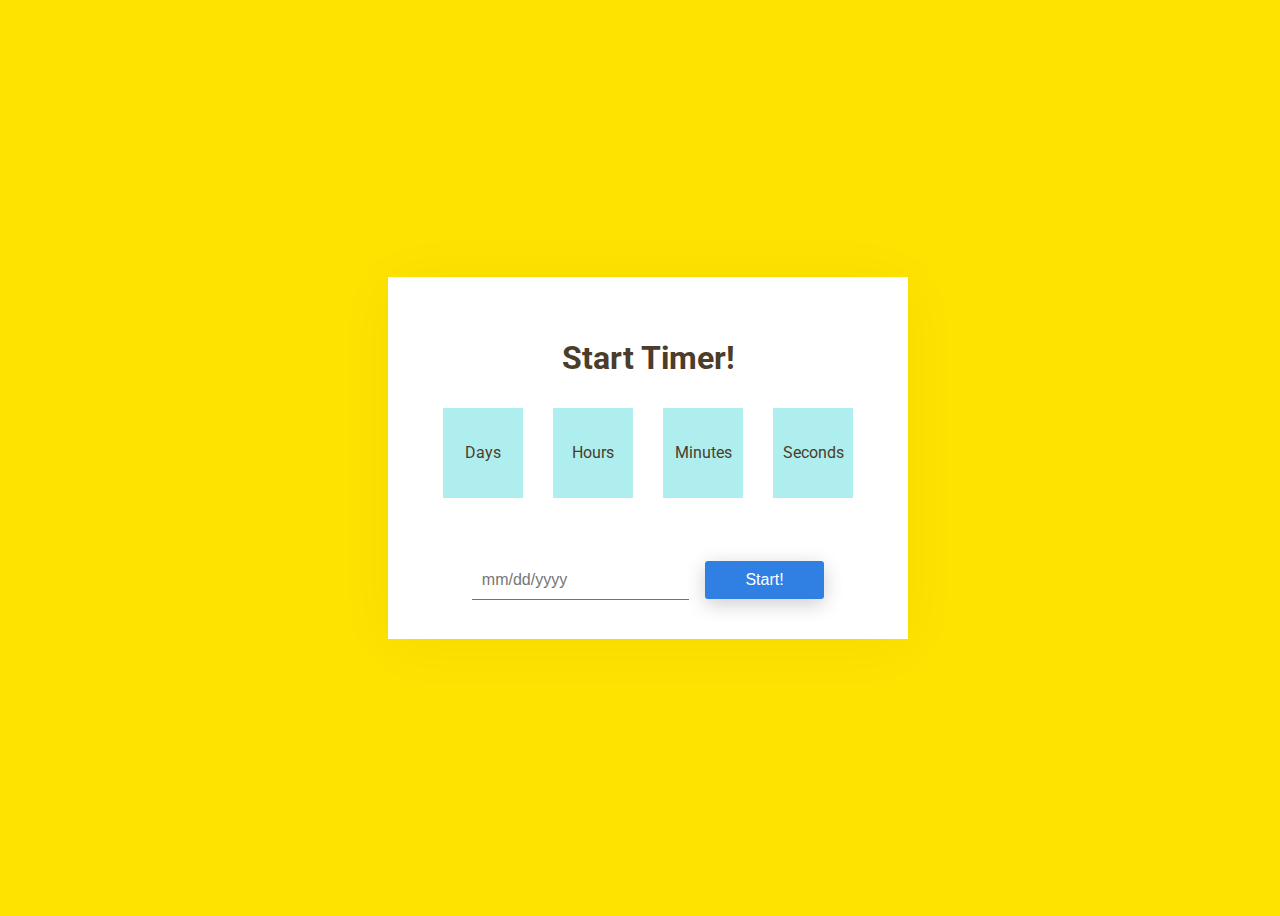
<file: index.html>
<!DOCTYPE html>
<html lang="en" dir="ltr">
  <head>
    <meta content="text/html" charset="utf-8">
    <title>Timer Clock</title>

    <!-- CSS -->
    <link rel="stylesheet" href="./css/style.css">
    <link href="https://fonts.googleapis.com/css?family=Roboto" rel="stylesheet">
  </head>
  <body>
    <div class="card">
      <h1>Start Timer!</h1>
      <div class="wrapper">
        <div>
          <span class="days"></span>
          <span>Days</span>
        </div>
        <div>
          <span class="hours"></span>
          <span>Hours</span>
        </div>
        <div>
          <span class="minutes"></span>
          <span>Minutes</span>
        </div>
        <div>
          <span class="seconds"></span>
          <span>Seconds</span>
        </div>
      </div>
      <p id="comment"></p>
      <form action="">
        <input type="text" placeholder=" mm/dd/yyyy" id="input"><br>
        <button id="button">Start!</button>
      </form>
    </div>
    <script type="text/javascript" src="./js/script.js"></script>
  </body>
</html>
</file>
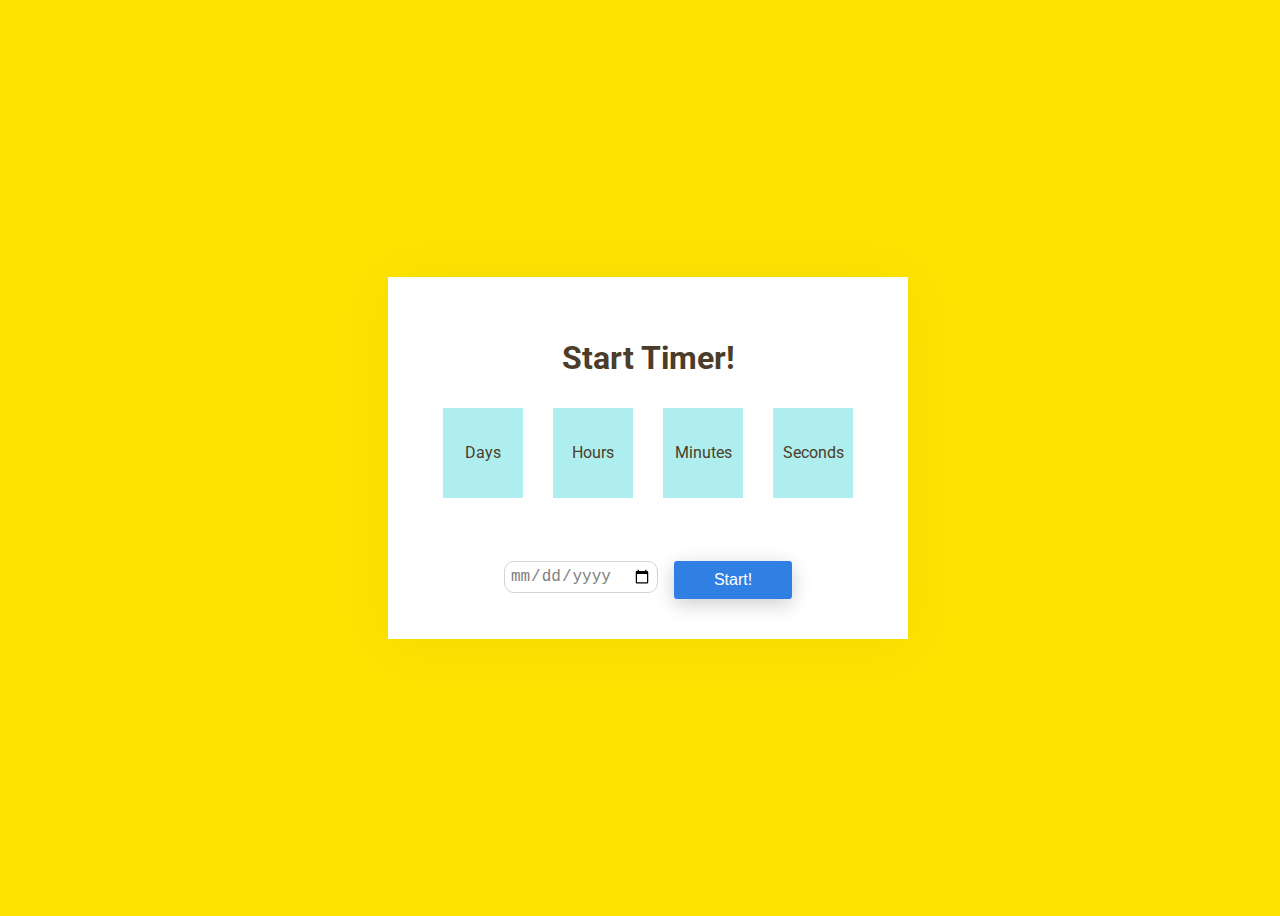
<file: ver2/index.html>
<!DOCTYPE html>
<html lang="en" dir="ltr">
  <head>
    <meta content="text/html" charset="utf-8">
    <title>Timer Clock</title>

    <!-- CSS -->
    <link rel="stylesheet" href="./css/style.css">
    <link href="https://fonts.googleapis.com/css?family=Roboto" rel="stylesheet">
  </head>
  <body>
    <div class="card">
      <h1>Start Timer!</h1>
      <div class="wrapper">
        <div>
          <span class="days"></span>
          <span>Days</span>
        </div>
        <div>
          <span class="hours"></span>
          <span>Hours</span>
        </div>
        <div>
          <span class="minutes"></span>
          <span>Minutes</span>
        </div>
        <div>
          <span class="seconds"></span>
          <span>Seconds</span>
        </div>
      </div>
      <p id="comment"></p>
      <form action="">
        <label>
          <input type="date" placeholder=" mm/dd/yyyy" id="input"><br>
        </label>
        <button id="button">Start!</button>
      </form>
    </div>
    <script type="text/javascript" src="./js/script.js"></script>
  </body>
</html>
</file>
<file: css/style.css>
body {
  background: #FCE300;
  font-family: 'Roboto', sans-serif;
  font-size: 16px;
  height: 100vh;
  width: 100vw;
  display: flex;
  justify-content: center;
  align-items: center;
  color: #4B3D2A;
}

h1 {
  margin-bottom: 1rem;
}

form {
  text-align: center;
  display: flex;
}

input {
  border: none;
  box-shadow: 0px 1px 0px #307FE2;
  padding: 5px;
  font-size: 1rem;
  margin-right: 1rem;
}

button {
  color: white;
  font-size: 1rem;
  padding: 10px 40px;
  border-radius: 3px;
  border: 0;
  background-color: #307FE2;
  box-shadow: 0 5px 20px rgba(0, 0, 0, 0.2);
  transition: 0.6s;
}

button:hover {
  box-shadow: 0 0 0;
  transform: translate(0, 2px);
}

.card {
  width: 480px;
  padding: 40px 20px;
  background: white;
  display: flex;
  justify-content: center;
  align-items: center;
  flex-direction: column;
  box-shadow: 0 5px 60px rgba(0, 0, 0, 0.04);
}

.wrapper {
  display: flex;
}

.wrapper > div {
  display: flex;
  flex-direction: column;
  padding: 15px;
  height: 60px;
  width: 50px;
  margin: 15px;
  justify-content: center;
  align-items: center;
  background: paleturquoise;
}

.days, .hours, .minutes, .seconds {
  font-size: 30px;
}

#comment {
  font-size: 1.5rem;
  color: grey;
}

.clicked {
  background-color: lightgrey;
  pointer-events: none;
}
</file>
<file: ver2/css/style.css>
body {
  background: #FCE300;
  font-family: 'Roboto', sans-serif;
  font-size: 16px;
  height: 100vh;
  width: 100vw;
  display: flex;
  justify-content: center;
  align-items: center;
  color: #4B3D2A;
}

h1 {
  margin-bottom: 1rem;
}

form {
  text-align: center;
  display: flex;
}

input {
  border: 1px solid lightgrey;
  border-radius: 10px;
  color: grey;
  padding: 5px;
  font-size: 1rem;
  margin-right: 1rem;
}

button {
  color: white;
  font-size: 1rem;
  padding: 10px 40px;
  border-radius: 3px;
  border: 0;
  background-color: #307FE2;
  box-shadow: 0 5px 20px rgba(0, 0, 0, 0.2);
  transition: 0.6s;
}

button:hover {
  box-shadow: 0 0 0;
  transform: translate(0, 2px);
}


input[type="date"]::-webkit-inner-spin-button{
  -webkit-appearance: none;
}
input[type="date"]::-webkit-clear-button{
  -webkit-appearance: none;
}

.card {
  width: 480px;
  padding: 40px 20px;
  background: white;
  display: flex;
  justify-content: center;
  align-items: center;
  flex-direction: column;
  box-shadow: 0 5px 60px rgba(0, 0, 0, 0.04);
}

.wrapper {
  display: flex;
}

.wrapper > div {
  display: flex;
  flex-direction: column;
  padding: 15px;
  height: 60px;
  width: 50px;
  margin: 15px;
  justify-content: center;
  align-items: center;
  background: paleturquoise;
}

.days, .hours, .minutes, .seconds {
  font-size: 30px;
}

#comment {
  font-size: 1.5rem;
  color: grey;
}

.clicked {
  background-color: lightgrey;
  pointer-events: none;
}
</file>
